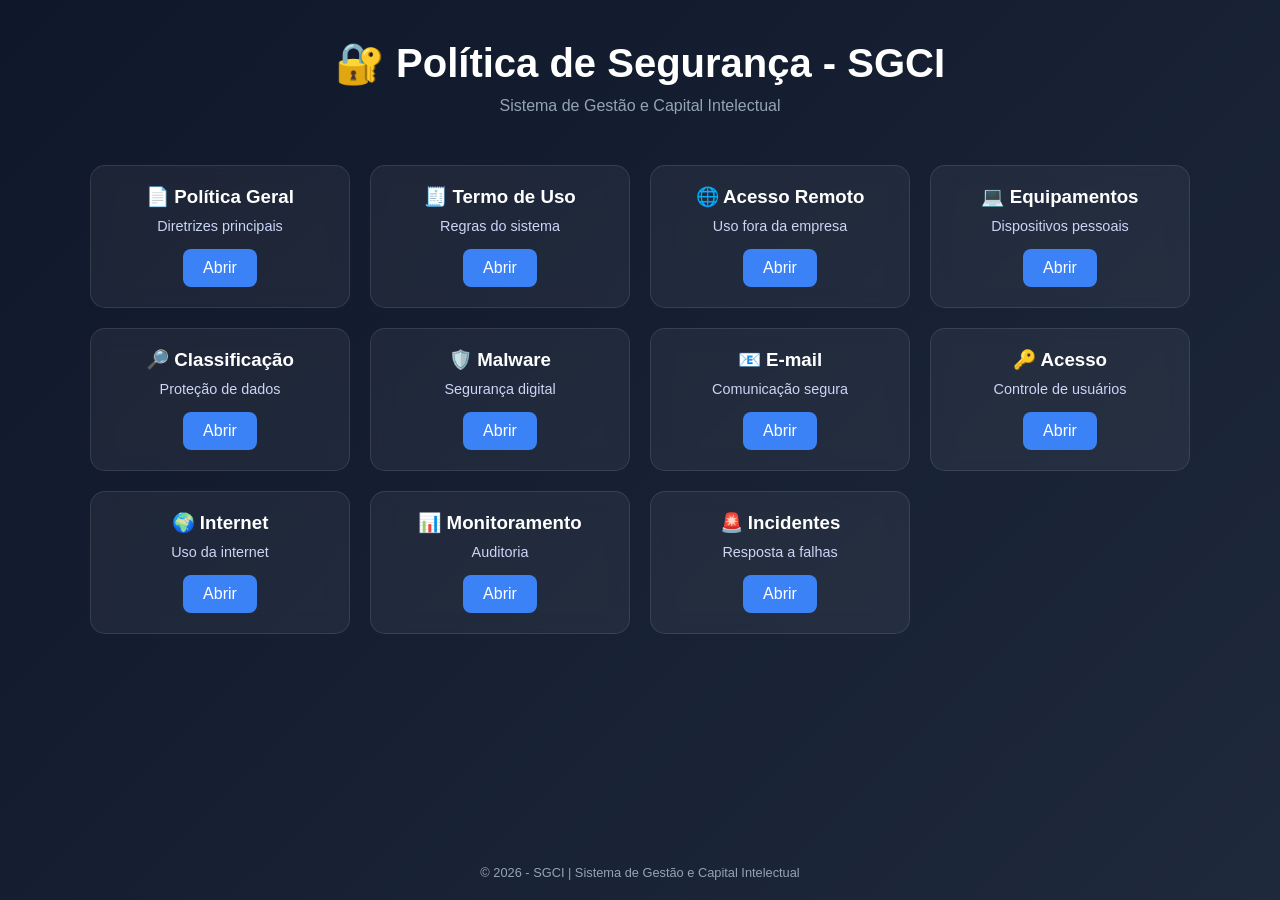
<file: index.html>
<!DOCTYPE html>
<html lang="pt-br">
<head>
    <meta name="viewport" content="width=device-width, initial-scale=1.0">
    <meta charset="UTF-8">
    <title>SGCI - Política de Segurança</title>
    <link rel="stylesheet" href="style.css">
</head>

<body>

<header>
    <h1>🔐 Política de Segurança - SGCI</h1>
    <p>Sistema de Gestão e Capital Intelectual</p>
</header>

<div class="container" id="cards-container"></div>

<footer>
    © 2026 - SGCI | Sistema de Gestão e Capital Intelectual
</footer>

<script src="script.js"></script>
</body>
</html>
</file>
<file: style.css>
* {
    margin: 0;
    padding: 0;
    box-sizing: border-box;
    font-family: 'Segoe UI', sans-serif;
}

body {
    background: linear-gradient(135deg, #0f172a, #1e293b);
    color: #fff;
    display: flex;
    flex-direction: column;
    align-items: center;
    min-height: 100vh;
}

header {
    text-align: center;
    padding: 40px 20px 20px;
}

header h1 {
    font-size: 2.5rem;
    margin-bottom: 10px;
}

header p {
    color: #94a3b8;
}

.container {
    display: grid;
    grid-template-columns: repeat(auto-fit, minmax(260px, 1fr));
    gap: 20px;
    width: 90%;
    max-width: 1100px;
    margin: 30px 0;
}

.card {
    background: rgba(255,255,255,0.05);
    backdrop-filter: blur(10px);
    border-radius: 15px;
    padding: 20px;
    transition: 0.3s;
    border: 1px solid rgba(255,255,255,0.1);
    text-align: center;
    opacity: 0;
    transform: translateY(20px);
}

.card.show {
    opacity: 1;
    transform: translateY(0);
}

.card:hover {
    transform: translateY(-5px);
    box-shadow: 0 10px 25px rgba(0,0,0,0.3);
    border: 1px solid #3b82f6;
}

.card h3 {
    margin-bottom: 10px;
}

.card p {
    font-size: 0.9rem;
    color: #cbd5f5;
    margin-bottom: 15px;
}

.btn {
    display: inline-block;
    padding: 10px 20px;
    background: #3b82f6;
    color: white;
    border-radius: 8px;
    text-decoration: none;
    transition: 0.3s;
}

.btn:hover {
    background: #2563eb;
}

footer {
    margin-top: auto;
    padding: 20px;
    color: #94a3b8;
    font-size: 0.8rem;
}

/* ===== PÁGINAS DE CONTEÚDO ===== */
.content-page {
    width: 90%;
    max-width: 800px;
    margin: 20px auto 40px;
}

.content-page .card {
    text-align: left;
    line-height: 1.7;
    padding: 30px;
}

.back-container {
    width: 100%;
    max-width: 800px;
    margin: 20px auto 10px;
}

.back-btn {
    display: inline-flex;
    align-items: center;
    gap: 6px;
    padding: 8px 14px;
    background: rgba(255,255,255,0.05);
    border: 1px solid rgba(255,255,255,0.2);
    color: #cbd5f5;
    border-radius: 8px;
    text-decoration: none;
    font-size: 0.85rem;
    transition: 0.25s;
}

.back-btn:hover {
    background: #3b82f6;
    color: white;
    border-color: #3b82f6;
    transform: translateX(-3px);
}

.container.single {
    display: flex;
    justify-content: center;
}

.back-btn.fixed {
    position: fixed;
    bottom: 20px;
    right: 20px;
}

.container.single .card {
    max-width: 800px;
    text-align: left;
    line-height: 1.7;
    padding: 30px;
}

/* ===== RESPONSIVO ===== */
@media (max-width: 480px) {

    header {
        padding: 30px 10px 10px;
    }

    header h1 {
        font-size: 1.5rem;
    }

    .card {
        border-radius: 10px;
    }

    .container.single .card {
        padding: 20px;
    }
}
</file>
